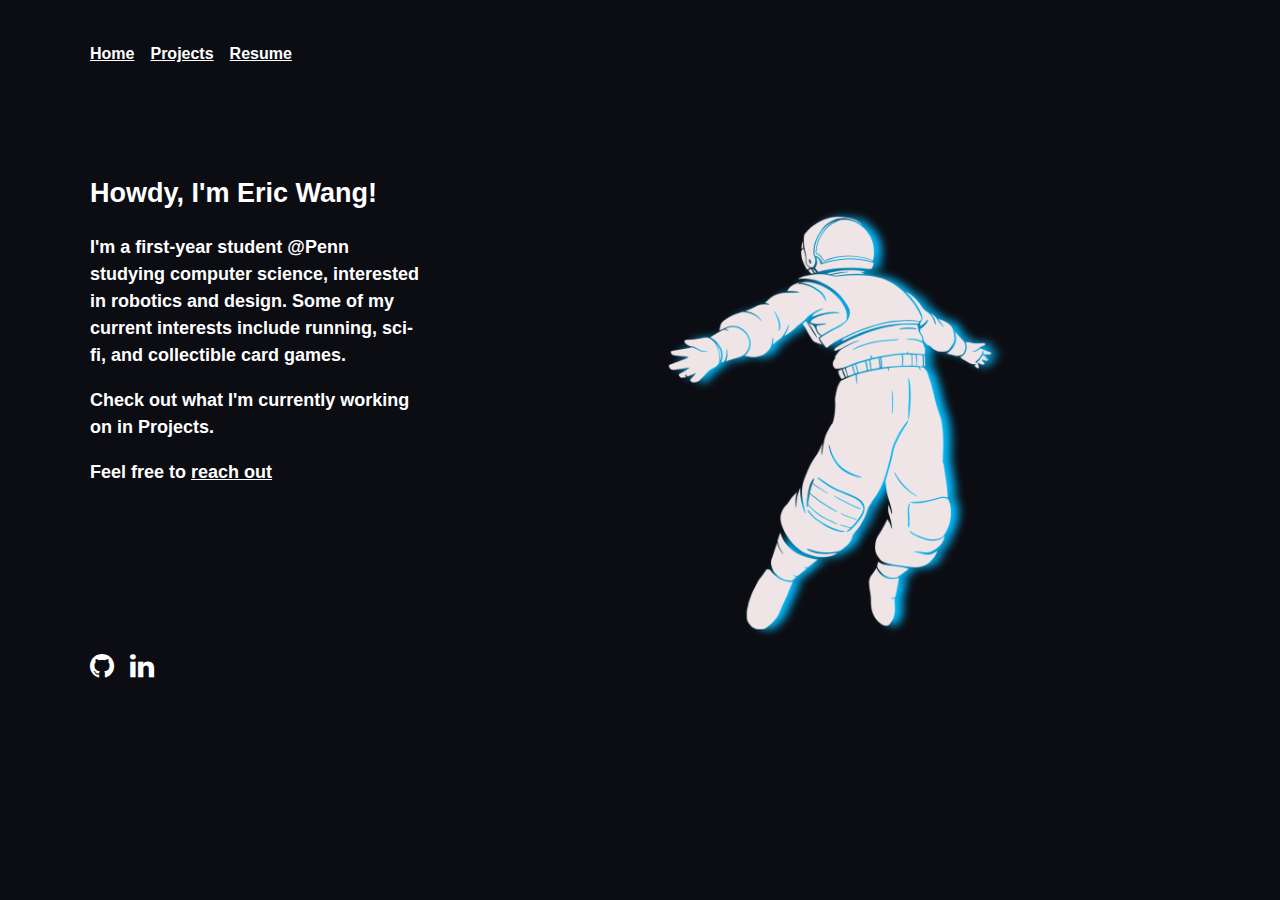
<file: index.html>
<!DOCTYPE html>
<html>
    <head>
        <script src="scripts.js" defer></script>
        <title>Eric Wang</title>
        <meta charset="UTF-8">
        <meta name="keywords" content="HTML, CSS, JavaScript, design, product, development, programming, portfolio">
        <meta name="description" content="My portfolio of design work and other things.">
        <link rel="stylesheet" href="style.css" />
        <link rel="icon" type="image/png" href="images/astronaut.png" />
        <link rel="stylesheet" href="https://cdnjs.cloudflare.com/ajax/libs/font-awesome/4.7.0/css/font-awesome.min.css">
        <link rel="author" href="https://www.linkedin.com/in/eric-wang-52b573216"/>
       
        <meta name="viewport" content="width=device-width, initial-scale=1">


       

       

    </head>

    <body style = "margin:0">
       
     
        
        <div class="container">



        
        <div class="star"></div>
        <div class="star"></div>
        <div class="star"></div>
        <div class="star"></div>
        <div class="star"></div>
        <div class="star"></div>
        <div class="star"></div>
        <div class="star"></div>
        <div class="star"></div>
        <div class="star"></div>
        <div class="star"></div>
        <div class="star"></div>
        <div class="star"></div>
        <div class="star"></div>
        <div class="star"></div>
        <div class="star"></div>
        <div class="star"></div>
        <div class="star"></div>
        <div class="star"></div>
        <div class="star"></div>
        


            <div class="navbar">
                <a   href="index.html" style ="color: white">Home</a>
                
                <a  href="projects.html" style ="color: white">Projects</a>

                <a  href="Resume.pdf" style ="color: white">Resume</a>


                
            </div>

            

           <div class = "flex-container">
            
            <div class="nameblock">
                
                <p class = "title">Howdy, I'm Eric Wang!</p>
    
                <p>I'm a first-year student @Penn studying computer science, interested in robotics and design. Some of my current interests include running, sci-fi, and collectible card games. <p>
    
                <p>Check out what I'm currently working on in Projects. <p>
                        
                <p>Feel free to <a href="mailto:etnw@seas.upenn.edu" style ="color: white">reach out</a></p>

                

            </div>

            <div class = "imagewrap">

            <div class = "img">

            <img src="images/astronaut.png" >

            </div>

            </div>

            </div>
                
            
            
            <div class="socials">

                
                
                <a href="https://github.com/eTNwang"><i id="gith" class="fa fa-github" style="font-size:28px;color:white"></i></a>

                <a href="https://www.linkedin.com/in/eric-wang-52b573216"><i id="link" class="fa fa-linkedin"  style="font-size:28px;color:white"></i></a>
            
            
            </div>


        </div>




        
    </body>
</html>
</file>
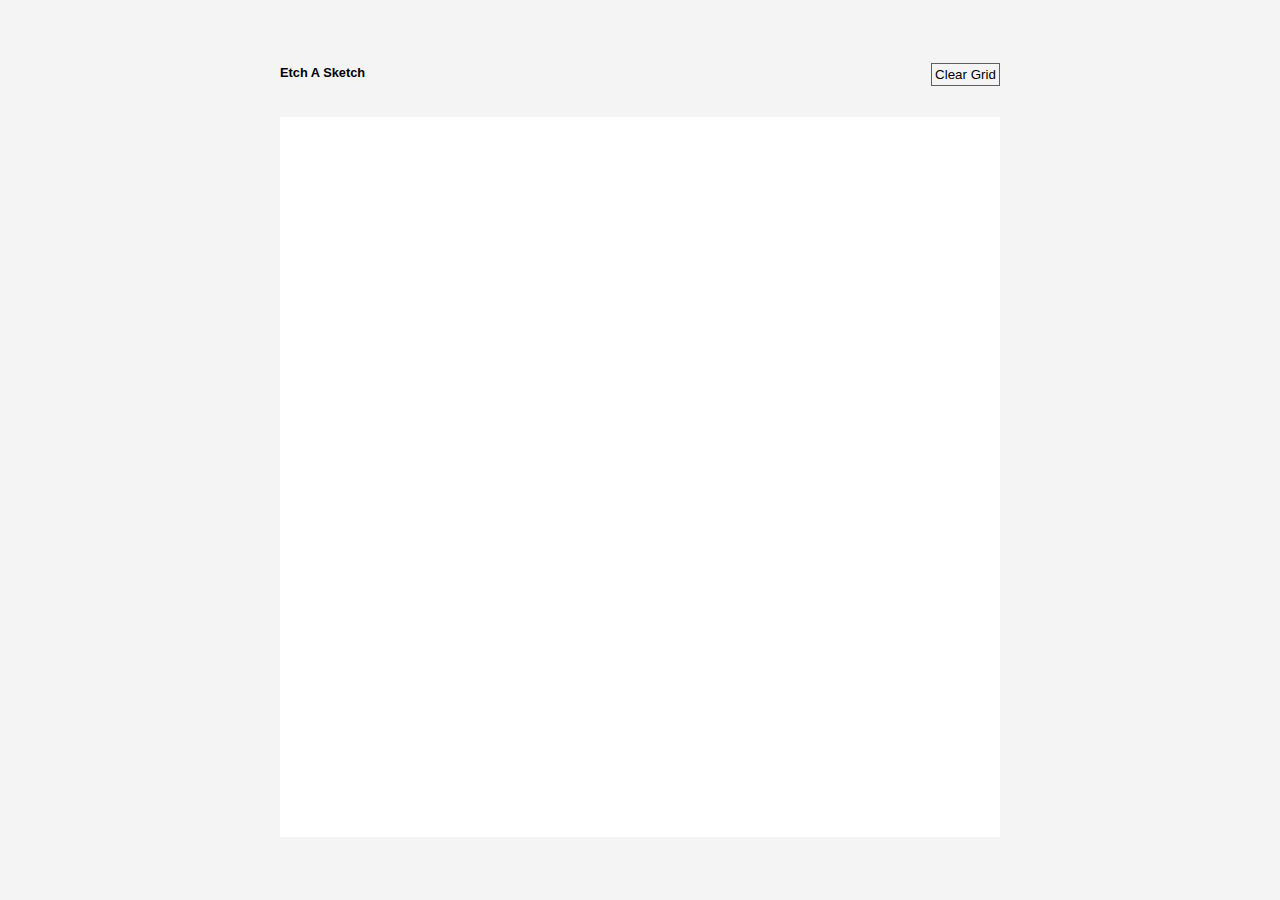
<file: etch-a-sketch/index.html>
<!DOCTYPE html>
<html>
    <head>
        <script src="scripts.js" defer></script>
        <title>My First Webpage</title>
        <link rel="stylesheet" href="style.css" />
        <meta charset="UTF-8">

        <title>
            Etch A Sketch
        </title>

    </head>

    <body>

        <div id="container">
            <div id="gui">
                <h1>
                  Etch A Sketch 
                </h1>
                <button id="clearBtn">Clear Grid</button>
              </div>
            <div id="grid">
                


            </div>
        </div>

    </body>
</html>
</file>
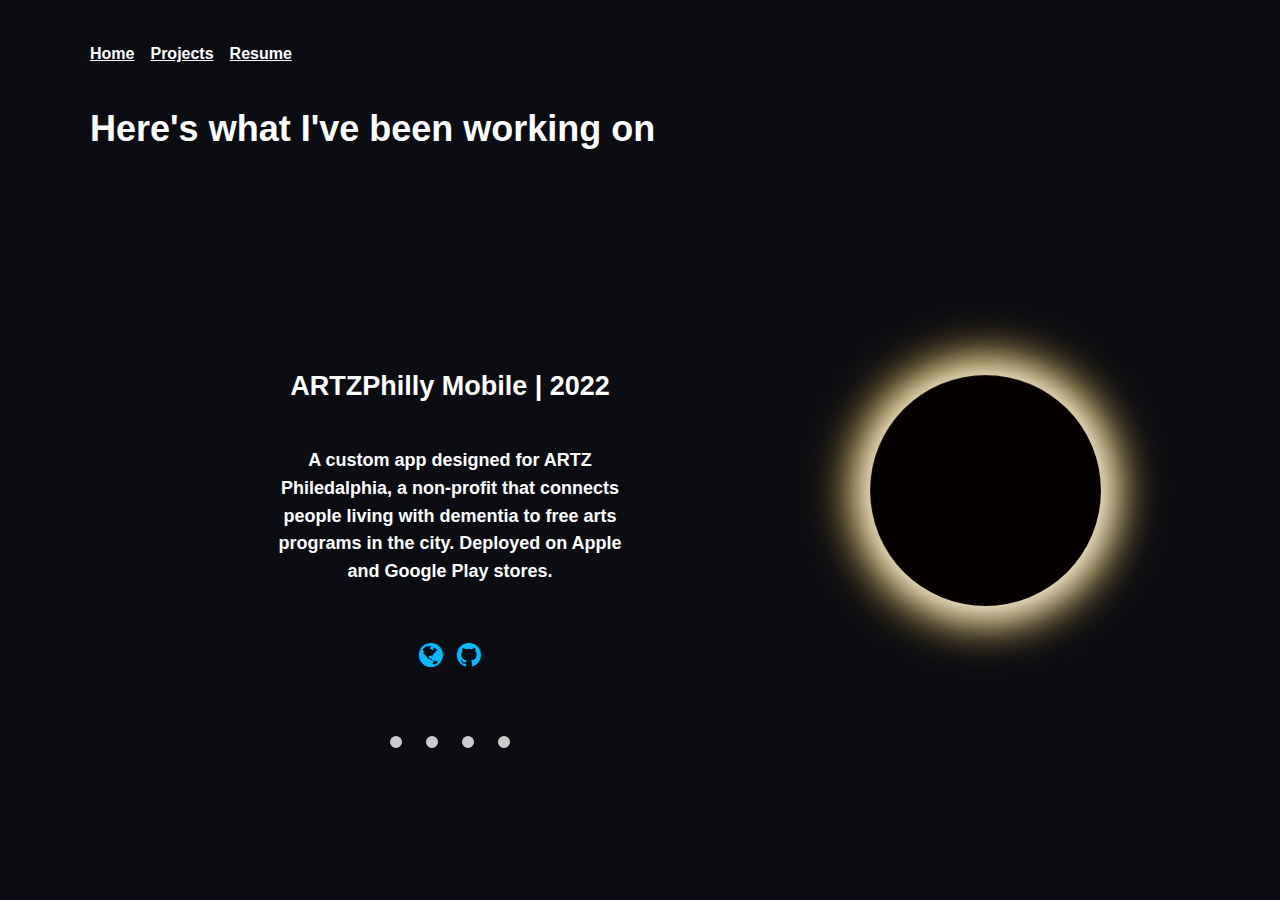
<file: projects.html>
<!DOCTYPE html>
<html>
    <head>
        <script src="projectsscripts.js" defer></script>
        <title>My First Webpage</title>
        <meta charset="UTF-8">
        <link rel="stylesheet" href="projectsstyles.css" />
        <link rel="stylesheet" href="https://cdnjs.cloudflare.com/ajax/libs/font-awesome/4.7.0/css/font-awesome.min.css">
        <meta name="viewport" content="width=device-width, initial-scale=1">

       

    </head>

    <body style = "margin:0">


    <div class = "container">


      <div class="star"></div>
      <div class="star"></div>
      <div class="star"></div>
      <div class="star"></div>
      <div class="star"></div>
      <div class="star"></div>
      <div class="star"></div>
      <div class="star"></div>
      <div class="star"></div>
      <div class="star"></div>
      <div class="star"></div>
      <div class="star"></div>
      <div class="star"></div>


        


            <div class="navbar">
                <a   href="index.html" style ="color: white">Home</a>
                
                <a  href="projects.html" style ="color: white">Projects</a>

                <a  href="Resume.pdf" style ="color: white">Resume</a>


                
            </div>

            <div class = maintitle>

                Here's what I've been working on

            </div>

            <div class = flex-container>

            <div class="slider">
                <input type="radio" name="slider" title="slide1" checked="checked" class="slider__nav"/>
                <input type="radio" name="slider" title="slide2" class="slider__nav"/>
                <input type="radio" name="slider" title="slide3" class="slider__nav"/>
                <input type="radio" name="slider" title="slide4" class="slider__nav"/>
                <div class="slider__inner">
                  <div class="slider__contents">
                    <p class="slider__caption">ARTZPhilly Mobile | 2022</p>
                    <p class="slider__txt">A custom app designed for ARTZ Philedalphia, a non-profit that connects people living with dementia to free arts programs in the city. Deployed on Apple and Google Play stores. </p>

                    <a href="https://github.com/PennSpark/sp22-red-artz-philly"><i id="gith" class="fa fa-globe" style="font-size:28px ;color:#03bafc; margin:7px"></i></
                    <a href="https://github.com/PennSpark/sp22-red-artz-philly"><i id="gith" class="fa fa-github" style="font-size:28px;color:#03bafc;margin:7px"></i></a>
                  </div>
                  <div class="slider__contents">
                    <p class="slider__caption">ScuffedMDB | 2022</p>
                    <p class="slider__txt">A simple movie databse website with keyword and favoriting functionality. Movie data taken from the OMDB API. Utilizes express and websockets for backend functionality.  </p>

                    <a href="https://github.com/eTNwang/Netflix-Lite"><i id="gith" class="fa fa-globe" style="font-size:28px ;color:#03bafc; margin:7px"></i></
                    <a href="https://github.com/eTNwang/Netflix-Lite"><i id="gith" class="fa fa-github" style="font-size:28px;color:#03bafc;margin:7px"></i></a>
                  </div>
                  <div class="slider__contents">
                    <p class="slider__caption">CAN Motor Wizard | 2022</p>
                    <p class="slider__txt">CAN based motor test gui compatible with nucleo and built using PySerial. Currently in use at the hardware department of Nimble AI as a trouble shooting aid.</p>

                    <a href="https://github.com/eTNwang/motorspinnerUI/tree/main/MotorSpinner"><i id="gith" class="fa fa-globe" style="font-size:28px ;color:#03bafc; margin:7px"></i></
                    <a href="https://github.com/eTNwang/motorspinnerUI/tree/main/MotorSpinner"><i id="gith" class="fa fa-github" style="font-size:28px;color:#03bafc;margin:7px"></i></a>
                  </div>
                  <div class="slider__contents">
                    <p class="slider__caption">Simplenet | 2020</p>
                    <p class="slider__txt">A basic neural network proof of concept written in Java. Able to learn boolean operators and identify handwritten digits. Trained on MNIST and A and K handwritten digit sets. </p>

                    <a href="https://github.com/eTNwang/NeuralNet"><i id="gith" class="fa fa-globe" style="font-size:28px ;color:#03bafc; margin:7px"></i></
                    <a href="https://github.com/eTNwang/NeuralNet"><i id="gith" class="fa fa-github" style="font-size:28px;color:#03bafc;margin:7px"></i></a>
                  </div>
                </div>
              </div>

            <div class = standin>

                <div class="loader">
                    <span></span>
                <span></span>
                <span></span>
                </div>

            </div>
            

        </div>


            

 

                </div>
            
            </div>


            

    
        
    </div>
    
    </body>
</html>
</file>
<file: style.css>
body{
  height: 100%;
    margin: 0;
    background-repeat: no-repeat;
    background-attachment: fixed;
  width: 100%;
  overflow-x: hidden;
  background: -webkit-radial-gradient(ellipse at bottom, #0c0d13 0%, #0c0d13 100%) fixed;

  background: -o-radial-gradient(ellipse at bottom, #0c0d13 0%, #0c0d13 100%) fixed;

  background: -moz-radial-gradient(ellipse at bottom, #0c0d13 0%, #0c0d13 100%) fixed;
  background: radial-gradient(ellipse at right, #0c0d13 0%, #0c0d13 100%) fixed;

}
.container{
  height: 100vh; 
  width: 100%;
  color: white;
  font-family: 'Open-sans' ,sans-serif;;
  font-weight: 700;
  
}
.navbar {
  padding-top: 5vh;
  padding-left: 10vh;
  display: flex;
  gap: 16px;
  color: grey;
  
}

img {
  -webkit-animation: mover 2s infinite  alternate;
  animation: mover 2s infinite  alternate;
}
@-webkit-keyframes mover {
  0% { transform: translateY(0); }
  100% { transform: translateY(-20px); }
}
@keyframes mover {
  0% { transform: translateY(0); }
  100% { transform: translateY(-20px); }
}

.flex-container{
  
  display:flex;
}

.img img{
  margin: auto;
  padding-top: 15vh;
  padding-right: 25vh;
  padding-left: 10vh;
  filter: invert(100%) drop-shadow(8px 0px 4px #03bafc);
  width: 50vh;
  
}

.nameblock {
padding-top: 10vh;
padding-bottom: 10vh;
margin-right: 10vh;
margin-left: 10vh;
font-size: 2vh;
line-height: 3vh;
width: 50vh;
}

.nameblock .title{
font-size: 3vh;
}

.socials{
padding-left: 10vh;

padding-bottom: 10vh;
width: 40%;
font-size: 3vh;
word-spacing: 8px;
}

@media (max-width: 1000px){ 
  .flex-container {
   flex-direction: column;
}
.img img{ 
  padding-bottom: 5vh;
  padding-left: 15vh;
} 
.nameblock{
  padding-bottom: 0vh;
  margin: auto;
  padding-left:10vh;
  padding-right:30vh;
}

}

a:hover{
color:#03bafc;
}


.stars {
  position: fixed;
  z-index: -1;
top: 0;
left: 0;
width: 100%;
height: 120%;
transform: rotate(-45deg);
 
}

.star {
  transform: rotate(-45deg);

  --star-color: var(--primary-color);
  --star-tail-length: 6em;
  --star-tail-height: 2px;
  --star-width: calc(var(--star-tail-length) / 6);
  --fall-duration: 9s;
  --tail-fade-duration: var(--fall-duration);
  position: absolute;
  top: var(--top-offset);
  left: 0;
  width: var(--star-tail-length);
  height: var(--star-tail-height);
  color: var(--star-color);
  background: linear-gradient(45deg, #03bafc, transparent);
  border-radius: 50%;
  filter: drop-shadow(0 0 6px #f5f6f6);
  transform: translate3d(104em, 0, 0);
  animation: fall var(--fall-duration) var(--fall-delay) linear infinite, tail-fade var(--tail-fade-duration) var(--fall-delay) ease-out infinite;
}

.star:nth-child(1) {
  --star-tail-length: 5.11em;
  --top-offset: 89.15vh;
  --fall-duration: 8.677s;
  --fall-delay: 7.949s;
}
.star:nth-child(2) {
  --star-tail-length: 5.33em;
  --top-offset: 85.29vh;
  --fall-duration: 6.751s;
  --fall-delay: 8.065s;
}
.star:nth-child(3) {
  --star-tail-length: 5.34em;
  --top-offset: 54.21vh;
  --fall-duration: 7.228s;
  --fall-delay: 6.466s;
}
.star:nth-child(4) {
  --star-tail-length: 6.45em;
  --top-offset: 94.7vh;
  --fall-duration: 10.009s;
  --fall-delay: 3.285s;
}
.star:nth-child(5) {
  --star-tail-length: 6.77em;
  --top-offset: 75.23vh;
  --fall-duration: 7.463s;
  --fall-delay: 6.167s;
}
.star:nth-child(6) {
  --star-tail-length: 6.04em;
  --top-offset: 58.45vh;
  --fall-duration: 6.745s;
  --fall-delay: 4.225s;
}
.star:nth-child(7) {
  --star-tail-length: 5.2em;
  --top-offset: 24.48vh;
  --fall-duration: 11.575s;
  --fall-delay: 1.606s;
}
.star:nth-child(8) {
  --star-tail-length: 6.04em;
  --top-offset: 22.86vh;
  --fall-duration: 6.376s;
  --fall-delay: 4.688s;
}
.star:nth-child(9) {
  --star-tail-length: 6.64em;
  --top-offset: 48.21vh;
  --fall-duration: 8.268s;
  --fall-delay: 1.176s;
}
.star:nth-child(10) {
  --star-tail-length: 6.03em;
  --top-offset: 74.61vh;
  --fall-duration: 10.653s;
  --fall-delay: 0.878s;
}
.star:nth-child(11) {
  --star-tail-length: 6.55em;
  --top-offset: 91.68vh;
  --fall-duration: 6.454s;
  --fall-delay: 4.476s;
}
.star:nth-child(12) {
  --star-tail-length: 5.58em;
  --top-offset: 40.26vh;
  --fall-duration: 10.633s;
  --fall-delay: 5.013s;
}
.star:nth-child(13) {
  --star-tail-length: 5.72em;
  --top-offset: 3.78vh;
  --fall-duration: 11.01s;
  --fall-delay: 5.975s;
}
.star:nth-child(14) {
  --star-tail-length: 7.5em;
  --top-offset: 64.79vh;
  --fall-duration: 10.586s;
  --fall-delay: 6.408s;
}
.star:nth-child(15) {
  --star-tail-length: 5.97em;
  --top-offset: 69.54vh;
  --fall-duration: 8.323s;
  --fall-delay: 2.076s;
}
.star:nth-child(16) {
  --star-tail-length: 7.34em;
  --top-offset: 12.09vh;
  --fall-duration: 9.638s;
  --fall-delay: 5.099s;
}
.star:nth-child(17) {
  --star-tail-length: 5.93em;
  --top-offset: 76.26vh;
  --fall-duration: 9.212s;
  --fall-delay: 4.586s;
}
.star:nth-child(18) {
  --star-tail-length: 6.93em;
  --top-offset: 5.53vh;
  --fall-duration: 11.605s;
  --fall-delay: 5.365s;
}
.star:nth-child(19) {
  --star-tail-length: 6.44em;
  --top-offset: 90.52vh;
  --fall-duration: 9.808s;
  --fall-delay: 4.742s;
}
.star:nth-child(20) {
  --star-tail-length: 7.47em;
  --top-offset: 33.73vh;
  --fall-duration: 10.652s;
  --fall-delay: 4.547s;
}
.star:nth-child(21) {
  --star-tail-length: 6.01em;
  --top-offset: 50.56vh;
  --fall-duration: 8.154s;
  --fall-delay: 9.004s;
}
.star:nth-child(22) {
  --star-tail-length: 7.15em;
  --top-offset: 61.15vh;
  --fall-duration: 9.249s;
  --fall-delay: 7.299s;
}

.star::before, .star::after {
  position: absolute;
  content: "";
  top: 0;
  left: calc(var(--star-width) / -2);
  width: var(--star-width);
  height: 100%;
  background: linear-gradient(45deg, transparent, #03bafc, transparent);
  border-radius: inherit;
  animation: blink 2s linear infinite;
}
.star::before {
  transform: rotate(45deg);
}
.star::after {
  transform: rotate(-45deg);
}

@keyframes fall {
  to {
    transform: translate3d(-30em, 0, 0);
  }
}
@keyframes tail-fade {
  0%, 50% {
    width: var(--star-tail-length);
    opacity: 1;
  }
  70%, 80% {
    width: 0;
    opacity: 0.4;
  }
  100% {
    width: 0;
    opacity: 0;
  }
}
@keyframes blink {
  50% {
    opacity: 0.6;
  }
}
</file>
<file: etch-a-sketch/style.css>
*,
*::before,
*::after {
  box-sizing: border-box;
  margin: 0;
}

:root {
  --grid-cols: 16;
  --grid-rows: 16;
  --bg: #f4f4f4;
  --pink: #f9cdcd;
  --light-grey: #e4e4e4;
  --grey: #5e5e5e;
  --dark-grey: #252422;
}

body {
  background-color: var(--bg);
  font-family: sans-serif;
}

h1 {
  display: inline;
  font-size: 0.8rem;
}

h1 a {
  color: #e4e4e4;
  text-decoration: none;
}

h1 a:hover {
  color: #5e5e5e;
}
#container {
  display: grid;
  justify-content: center;
  margin: 7vh auto;
}

#grid {
  width: 80vh;
  height: 80vh;

  background-color: rgb(255, 255, 255);
  display: grid;
  grid-gap: 0;
  grid-template-rows: repeat(var(--grid-rows), 1fr);
  grid-template-columns: repeat(var(--grid-cols), 1fr);
}

#gui {
  height: 6vh;
}

button {
  float: right;
  margin-left: 1.5rem;
  background-color: var(--bg);
  border: 1px solid var(--grey);
  padding: 0.2rem;
}

button:hover {
  background-color: var(--grey);
  color: var(--bg);
}
</file>
<file: projectsstyles.css>
body{
    height: 100%;
    width: 100%;
    margin: 0;
    background-repeat: no-repeat;
    background-attachment: fixed;
    max-width: 100%;
    overflow-x: hidden;
    
    background: -webkit-radial-gradient(ellipse at bottom, #0c0d13 0%, #0c0d13 100%) fixed;
    /* For Safari 5.1 to 6.0 */
    background: -o-radial-gradient(ellipse at bottom, #0c0d13 0%, #0c0d13 100%) fixed;
    /* For Opera 11.1 to 12.0 */
    background: -moz-radial-gradient(ellipse at bottom, #0c0d13 0%, #0c0d13 100%) fixed;
    /* For Firefox 3.6 to 15 */
    background: radial-gradient(ellipse at bottom, #0c0d13 0%, #0c0d13 100%) fixed;

  }
  .container{
    width: 100%;
    height: 100vh;
    color: white;
    font-family: 'Open-sans' ,sans-serif;;
    font-weight: 700;
    
  }
  .navbar {
    padding-top: 5vh;
    padding-left: 10vh;
    display: flex;
    gap: 16px;
    color: grey;
    
  }
  .flex-container {
    
    display: flex;

    flex-direction: row; 
  }
  

  
  .socials{
    padding-left: 10vh;
padding-bottom: 10vh;
width: 40%;
font-size: 3vh;
word-spacing: 8px;
  }



  @media (max-width:900px){ 
    .flex-container {
     flex-direction: column;
     align-items: center;
    justify-content: center;
    
  }

  

    .loader{

      display: none;

      

      
    }

  
  }

  .slider__inner {
    
    position: absolute;
    
    top: 0;
    left: 0;
    width: 400%;
    height: 100%;
    -webkit-transition: left 0.4s;
    transition: left 0.4s;
    display: -webkit-box;
    display: -webkit-flex;
    display: -ms-flexbox;
    display: flex;
    -webkit-flex-flow: row nowrap;
        -ms-flex-flow: row nowrap;
            flex-flow: row nowrap;
  }
  .slider__contents {

    height: 100%;

    
    color: white;
    font-family: 'Open-sans' ,sans-serif;;
    font-weight: 700;
    
    display: -webkit-box;
    display: -webkit-flex;
    display: -ms-flexbox;
    display: flex;
    -webkit-box-flex: 1;
    -webkit-flex: 1;
        -ms-flex: 1;
            flex: 1;
    -webkit-flex-flow: column nowrap;
        -ms-flex-flow: column nowrap;
            flex-flow: column nowrap;
    -webkit-box-align: center;
    -webkit-align-items: center;
        -ms-flex-align: center;
            align-items: center;
    -webkit-box-pack: center;
    -webkit-justify-content: center;
        -ms-flex-pack: center;
            justify-content: center;
  }
  
  
.slider__caption {

  font-size: 3vh;
  
  color: white;
  font-family: 'Open-sans' ,sans-serif;;
  font-weight: 700;
}
.slider__txt {

   text-align: center;
  font-size: 2vh;
  line-height: 3.1vh;
  color: white;
  font-family: 'Open-sans' ,sans-serif;;
  font-weight: 700;
  margin-bottom: 3rem;
  max-width: 40vh;
}

.slider {

  margin: 10vh;


  height: 60vh;
  width: 80vh;
  position: relative;
  overflow: hidden;
  display: -webkit-box;
  display: -webkit-flex;
  display: -ms-flexbox;
  display: flex;
  -webkit-flex-flow: row nowrap;
      -ms-flex-flow: row nowrap;
          flex-flow: row nowrap;
  -webkit-box-align: end;
  -webkit-align-items: flex-end;
      -ms-flex-align: end;
          align-items: flex-end;
  -webkit-box-pack: center;
  -webkit-justify-content: center;
      -ms-flex-pack: center;
          justify-content: center;
}
.slider__nav {
  width: 12px;
  height: 12px;
  margin: 2rem 12px;
  border-radius: 50%;
  z-index: 10;
  outline: 6px solid #ccc;
  outline-offset: -6px;
  box-shadow: 0 0 0 0 #333, 0 0 0 0 rgba(51, 51, 51, 0);
  cursor: pointer;
  -webkit-appearance: none;
     -moz-appearance: none;
          appearance: none;
  -webkit-backface-visibility: hidden;
          backface-visibility: hidden;
}



.loader {

  position: absolute;
  right:10vh;
  width: 230px;
  height: 230px;
  margin-top: 25vh;
  margin-right: 10vh;
  
}

.loader span {
  position: absolute;
  width: 100%;
  height: 100%;
  border-radius: 50%;
}

.loader span:nth-child(1) {
  background: rgb(4, 0, 0);
  backdrop-filter: blur(20px);
  border-top: 0.25px solid rgba(255, 255, 255, 0.1);
  border-left: 0.25px solid rgba(255, 255, 255, 0.1);
  animation: MoveUpDown 4s linear infinite;
  box-shadow: 1px 1px 40px 10px #ffffff;
  z-index: 2;
}

.loader span:nth-child(2) {
  background: linear-gradient(40deg, #4361ee 10%, #2d6a4f 90%);
  animation: animate 4s ease-in-out infinite;
}

.loader span:nth-child(3) {
  background: radial-gradient(#fca311, #ffb703);
  animation: animate 4s ease-in-out infinite;
  box-shadow: 0px 0px 60px 7px #ffb703;
  animation-delay: -0.9s;
}

@keyframes MoveUpDown {
  0%,
  100% {
    bottom: 0;
  }
  50% {
    bottom: 10px;
  }
}

@keyframes animate {
  0% {
    transform: translate(-150px, 50px) scale(0.2);
    z-index: 1;
  }
  50% {
    transform: translate(150px, -50px) scale(0.3) rotate(360deg);
    z-index: 1;
  }
  50.00001% {
    transform: translate(150px, -50px) scale(0.3);
    z-index: 3;
  }
  100% {
    transform: translate(-150px, 50px) scale(0.2);
    z-index: 3;
  }
}


.slider__nav:checked {
  -webkit-animation: check 0.4s linear forwards;
          animation: check 0.4s linear forwards;
}
.slider__nav:checked:nth-of-type(1) ~ .slider__inner {
  left: 0%;
}
.slider__nav:checked:nth-of-type(2) ~ .slider__inner {
  left: -100%;
}
.slider__nav:checked:nth-of-type(3) ~ .slider__inner {
  left: -200%;
}
.slider__nav:checked:nth-of-type(4) ~ .slider__inner {
  left: -300%;
}

.slider__image {
  font-size: 2.7rem;
      color: #2196F3;
}

@-webkit-keyframes check {
  50% {
    outline-color: #333;
    box-shadow: 0 0 0 12px #333, 0 0 0 36px rgba(51, 51, 51, 0.2);
  }
  100% {
    outline-color: #333;
    box-shadow: 0 0 0 0 #333, 0 0 0 0 rgba(51, 51, 51, 0);
  }
}

@keyframes check {
  50% {
    outline-color: #333;
    box-shadow: 0 0 0 12px #333, 0 0 0 36px rgba(51, 51, 51, 0.2);
  }
  100% {
    outline-color: #333;
    box-shadow: 0 0 0 0 #333, 0 0 0 0 rgba(51, 51, 51, 0);
  }
}



a:hover{
  color:#03bafc;
  }

  .maintitle{
      padding-top: 5vh;
      padding-left: 10vh;
      font-size: 4vh;

  }

  
  
  .stars {
    position: fixed;
    z-index: -1;
  top: 0;
  left: 0;
  width: 100%;
  height: 120%;
  transform: rotate(-45deg);
   
  }
  
  .star {
    transform: rotate(-45deg);
  
    --star-color: var(--primary-color);
    --star-tail-length: 6em;
    --star-tail-height: 2px;
    --star-width: calc(var(--star-tail-length) / 6);
    --fall-duration: 9s;
    --tail-fade-duration: var(--fall-duration);
    position: absolute;
    top: var(--top-offset);
    left: 0;
    width: var(--star-tail-length);
    height: var(--star-tail-height);
    color: var(--star-color);
    background: linear-gradient(45deg, #03bafc, transparent);
    border-radius: 50%;
    filter: drop-shadow(0 0 6px #f5f6f6);
    transform: translate3d(104em, 0, 0);
    animation: fall var(--fall-duration) var(--fall-delay) linear infinite, tail-fade var(--tail-fade-duration) var(--fall-delay) ease-out infinite;
  }

  .star:nth-child(1) {
    --star-tail-length: 5.11em;
    --top-offset: 89.15vh;
    --fall-duration: 8.677s;
    --fall-delay: 7.949s;
  }
  .star:nth-child(2) {
    --star-tail-length: 5.33em;
    --top-offset: 85.29vh;
    --fall-duration: 6.751s;
    --fall-delay: 8.065s;
  }
  .star:nth-child(3) {
    --star-tail-length: 5.34em;
    --top-offset: 54.21vh;
    --fall-duration: 7.228s;
    --fall-delay: 6.466s;
  }
  .star:nth-child(4) {
    --star-tail-length: 6.45em;
    --top-offset: 94.7vh;
    --fall-duration: 10.009s;
    --fall-delay: 3.285s;
  }
  .star:nth-child(5) {
    --star-tail-length: 6.77em;
    --top-offset: 75.23vh;
    --fall-duration: 7.463s;
    --fall-delay: 6.167s;
  }
  .star:nth-child(6) {
    --star-tail-length: 6.04em;
    --top-offset: 58.45vh;
    --fall-duration: 6.745s;
    --fall-delay: 4.225s;
  }
  .star:nth-child(7) {
    --star-tail-length: 5.2em;
    --top-offset: 24.48vh;
    --fall-duration: 11.575s;
    --fall-delay: 1.606s;
  }
  .star:nth-child(8) {
    --star-tail-length: 6.04em;
    --top-offset: 22.86vh;
    --fall-duration: 6.376s;
    --fall-delay: 4.688s;
  }
  .star:nth-child(9) {
    --star-tail-length: 6.64em;
    --top-offset: 48.21vh;
    --fall-duration: 8.268s;
    --fall-delay: 1.176s;
  }
  .star:nth-child(10) {
    --star-tail-length: 6.03em;
    --top-offset: 74.61vh;
    --fall-duration: 10.653s;
    --fall-delay: 0.878s;
  }
  .star:nth-child(11) {
    --star-tail-length: 6.55em;
    --top-offset: 91.68vh;
    --fall-duration: 6.454s;
    --fall-delay: 4.476s;
  }
  .star:nth-child(12) {
    --star-tail-length: 5.58em;
    --top-offset: 40.26vh;
    --fall-duration: 10.633s;
    --fall-delay: 5.013s;
  }
  .star:nth-child(13) {
    --star-tail-length: 5.72em;
    --top-offset: 3.78vh;
    --fall-duration: 11.01s;
    --fall-delay: 5.975s;
  }
  .star:nth-child(14) {
    --star-tail-length: 7.5em;
    --top-offset: 64.79vh;
    --fall-duration: 10.586s;
    --fall-delay: 6.408s;
  }
  .star:nth-child(15) {
    --star-tail-length: 5.97em;
    --top-offset: 69.54vh;
    --fall-duration: 8.323s;
    --fall-delay: 2.076s;
  }
  .star:nth-child(16) {
    --star-tail-length: 7.34em;
    --top-offset: 12.09vh;
    --fall-duration: 9.638s;
    --fall-delay: 5.099s;
  }
  .star:nth-child(17) {
    --star-tail-length: 5.93em;
    --top-offset: 76.26vh;
    --fall-duration: 9.212s;
    --fall-delay: 4.586s;
  }
  .star:nth-child(18) {
    --star-tail-length: 6.93em;
    --top-offset: 5.53vh;
    --fall-duration: 11.605s;
    --fall-delay: 5.365s;
  }
  .star:nth-child(19) {
    --star-tail-length: 6.44em;
    --top-offset: 90.52vh;
    --fall-duration: 9.808s;
    --fall-delay: 4.742s;
  }
  .star:nth-child(20) {
    --star-tail-length: 7.47em;
    --top-offset: 33.73vh;
    --fall-duration: 10.652s;
    --fall-delay: 4.547s;
  }
  .star:nth-child(21) {
    --star-tail-length: 6.01em;
    --top-offset: 50.56vh;
    --fall-duration: 8.154s;
    --fall-delay: 9.004s;
  }
  .star:nth-child(22) {
    --star-tail-length: 7.15em;
    --top-offset: 61.15vh;
    --fall-duration: 9.249s;
    --fall-delay: 7.299s;
  }
  
  .star::before, .star::after {
    position: absolute;
    content: "";
    top: 0;
    left: calc(var(--star-width) / -2);
    width: var(--star-width);
    height: 100%;
    background: linear-gradient(45deg, transparent, #03bafc, transparent);
    border-radius: inherit;
    animation: blink 2s linear infinite;
  }
  .star::before {
    transform: rotate(45deg);
  }
  .star::after {
    transform: rotate(-45deg);
  }
  
  @keyframes fall {
    to {
      transform: translate3d(-30em, 0, 0);
    }
  }
  @keyframes tail-fade {
    0%, 50% {
      width: var(--star-tail-length);
      opacity: 1;
    }
    70%, 80% {
      width: 0;
      opacity: 0.4;
    }
    100% {
      width: 0;
      opacity: 0;
    }
  }
  @keyframes blink {
    50% {
      opacity: 0.6;
    }
  }
</file>
